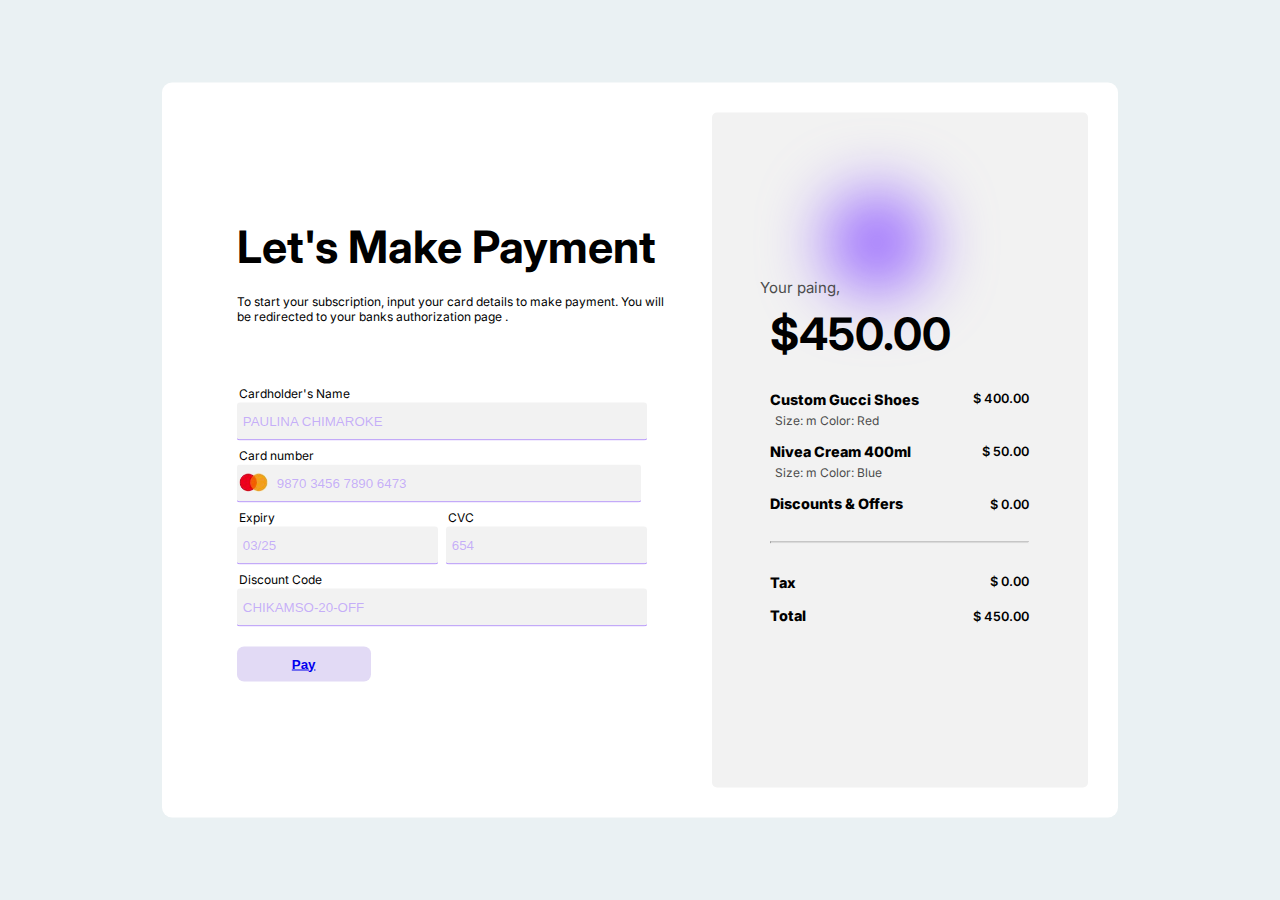
<file: index.html>
<!DOCTYPE html>
<html lang="en">
  <head>
    <meta charset="UTF-8" />
    <meta name="viewport" content="width=device-width, initial-scale=1.0" />
    <meta name="description" content="אתר שהוא עמוד תשלום והכנסת פרטי אשראי אשר מבצע ואלידציות על פורמטים של כל הפרמטרים שהמשתמש צריך להזין">
    <link rel="icon" type="image" href="img/favicon.jpg.png">


    <!--GOOGLE FONTS-->

    <link rel="preconnect" href="https://fonts.googleapis.com" />
    <link rel="preconnect" href="https://fonts.gstatic.com" crossorigin />
    <link href="https://fonts.googleapis.com/css2?family=Inter:wght@100;200;300;400;500;600;700&display=swap" rel="stylesheet" />

    <link rel="stylesheet" href="style.css" />
    <title>Check out page</title>
  </head>
  <body>
    <main>
      <section class="container">
        
        <article class="left">
          <h1>Let's Make Payment</h1>
          <p>
            To start your subscription, input your card details to make payment. You will be redirected to your banks
            authorization page .
          </p>

          <form action="mailto:admin@example.com" method="post">
            <label>Cardholder's Name</label>
            <input type="text" id="name" placeholder="PAULINA CHIMAROKE" />

            <label>Card number</label>
            <input type="text" id="cardNumber" maxlength="19" placeholder="9870 3456 7890 6473" />

            <div class="Exp-cvc">
              <div class="exp">
                <label>Expiry</label>
                <input type="text" id="expiry" maxlength="5" placeholder="03/25" />
              </div>

              <div class="Cvc">
                <label>CVC</label>
                <input type="text" id="cvc" maxlength="4" placeholder="654" />
              </div>
            </div>

            <label>Discount Code</label>
            <div class="applly">
              <input type="text" class="discount" for="Discount-Code" placeholder="CHIKAMSO-20-OFF" />

              <button class="apply-btn">Apply</button>
            </div>

            <button id="btn" class="sucssecBtn">
                <a href="https://koralmy.github.io/checkOut/sucssec" >
                    Pay
                </a> 
              </button>
          </form>
        </article>

        <article class="right">
          <div class="checkout-box">
            <div class="right-title">
              <p class="paing">Your paing,</p>
              <h2>$450.00</h2>
            </div>

            <div class="item-and-prices">
              <div class="items">
                <p>Custom Gucci Shoes</p>
                <span>Size: m Color: Red</span>

                <p>Nivea Cream 400ml</p>
                <span>Size: m Color: Blue</span>

                <p>Discounts & Offers</p>
              </div>

              <div class="prices">
                <p class="price">$ 400.00</p>

                <p class="price">$ 50.00</p>

                <p class="price">$ 0.00</p>
              </div>
            </div>
            <hr />

            <div class="Total">
              <div class="bottom-items">
                <p>Tax</p>

                <p>Total</p>
              </div>

              <div class="bottom-prices">
                <p class="price">$ 0.00</p>

                <p class="price">$ 450.00</p>
              </div>
            </div>
          </div>
        </article>

        <div class="glow"></div>
      </section>
    </main>

    <script src="script.js"></script>
  </body>
</html>
</file>
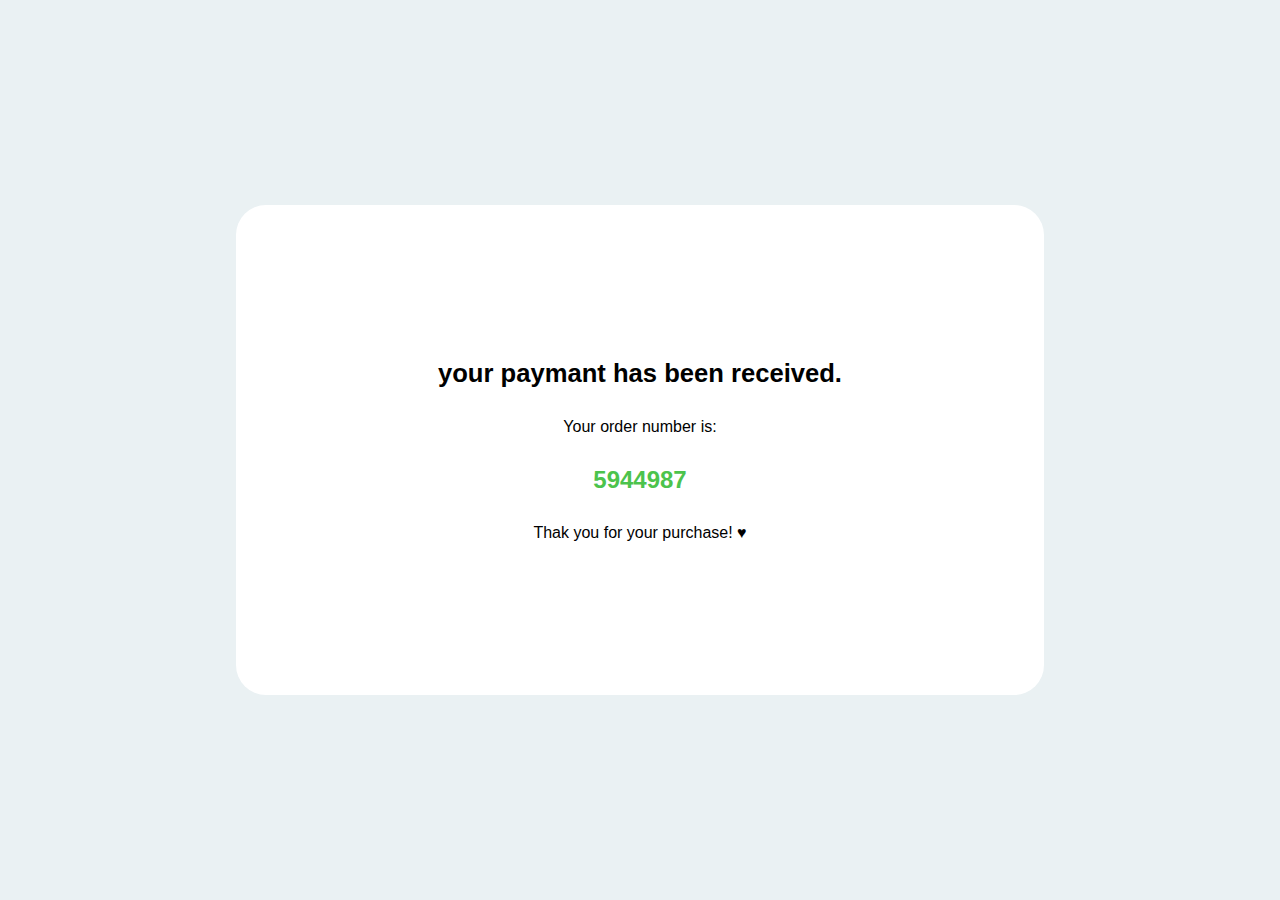
<file: sucssec.html>
<!DOCTYPE html>
<html lang="en">
<head>
    <meta charset="UTF-8">
    <meta name="viewport" content="width=device-width, initial-scale=1.0">
    <title>Document</title>


        <!--GOOGLE FONTS-->

    <link rel="preconnect" href="https://fonts.googleapis.com">
    <link rel="preconnect" href="https://fonts.gstatic.com" crossorigin>
    <link href="https://fonts.googleapis.com/css2?family=Inter:wght@100;200;300;400;500;600;700&display=swap" rel="stylesheet">

     <meta name="description" content="אישור תשלום">
    <link rel="icon" type="image" href="img/favicon.jpg.png">

    

    <link rel="stylesheet" href="porches.css">
</head>
<body>
    <main>
        <section>
            <div class="tnx-box">

                <h2>your paymant has been received.</h2>

                <p>Your order number is: </p>
                <p id ="orederNumber"> </p>

                <p>Thak you for your purchase! ♥</p>

            </div>
        </section>
    </main>


    <script>
        
        // Function to generate random number
        function randomNumber(min, max) {
            const orederNumberRendom = Math.floor(Math.random() * (max - min) + min);
            document.getElementById("orederNumber").innerHTML = (orederNumberRendom)
        }
    

        // Function call
        console.log( randomNumber(5143326, 5999999) );

    </script>
</body>
</html>
</file>
<file: style.css>
* {
  margin: 0;
  padding: 0;
}

body {
  background-color: rgb(234, 241, 243);
  width: 100vw;
  height: 100vh;
  font-family: Inter;
}




.container {
  display: flex;
  position: fixed;
  background-color: white;
  transform: translate(-50%, -50%);
  width:70%;
  height: 75%;
  top: 50%;
  left: 50%;
  border-radius: 10px;
  padding: 30px;
}

.left {
  display: flex;
  flex-direction: column;
  justify-content: center;
  align-items: flex-start;
  width:60%;
  padding: 5%;

}

.left p {
  font-size: .75em;
  margin-bottom: 55px;
}

.left h1 {
  font-size: 3.5vw;
  margin-bottom: 20px;
}

label {
  font-size: .75em;
  display: block;
  padding: 2px;
  margin-top: 5px;
}

input {
  width: 100%;
  height: 25px;
  background-color: rgb(242, 242, 242);
  border: unset;
  border-radius: 3px;
  padding: 6px;
  border-bottom: 1px solid #9563ff;
}

.Exp-cvc {
  display: flex;
  justify-content: space-between;
  gap: 20px;
}

button {
  margin-top: 20px;
  display: block;
  background-color: #9563ff;
  color: white;
  border: unset;
  border-radius: 7px;
  padding: 10px 55px;
  font-weight: 600;
  cursor: pointer;
}

hr {
  text-decoration: none;
}

.right {
  background-color: rgb(242, 242, 242);
  right: 0;
  top: 22%;
  padding: 5px;
  border-radius: 5px;
  width: 40%;
  margin: 0;
  display: flex;
  align-items: center;
  justify-content: center;
  padding: 5%;

}

input::placeholder {
  color: #9463ff79;
}

input:focus {
  outline: none;
}

.right .paing {
  font-size: .9375em;
  color: rgb(76, 76, 76);
  font-weight: 400;
  margin-bottom: 10px;
  display: flex;
  margin-left: -10px;
}

.right h2 {
  font-size: 3.5vw;
  margin-bottom: 30px;
}

.item-and-prices {
  display: flex;
  gap: .625rem;
  justify-content: space-between;
  margin-bottom: 30px;
}

.Total {
  display: flex;
  gap: 30px;
  justify-content: space-between;
  margin-top: 30px;
}

.right p {
  font-weight: 800;
  font-size: 0.9em;
  margin-bottom: 0;
}

.right .price {
  font-weight: 600;
  font-size: 1vw;
}

.right span {
  display: block;
  font-size: .75em;
  color: rgb(76, 76, 76);
  margin-top: 0;
  margin-bottom: 10px;
  margin-left: 5px;
}

.items,
.bottom-items {
  display: flex;
  flex-direction: column;
  align-items: flex-start;
  gap: 5px;
  justify-content: space-between;
}

.prices,
.bottom-prices {
  display: flex;
  flex-direction: column;
  align-items: flex-end;
  gap: 20px;
  justify-content: space-between;
  width: 6.25rem;
}

.right-title {
  display: flex;
  flex-direction: column;
  z-index: 1;
  position: relative;
}

form input:nth-child(4) {
  background: url(./img/visa.png) no-repeat;
  background-blend-mode: darken;
  background-color: rgb(242, 242, 242);
  padding: 6px 6px 6px 40px;
  width: 90%;
  background-size: 33px;
  background-position: left;
  
}

#btn:disabled {
  background-color: #e2daf5;
}

.apply-btn {
  display: none;
  font-size: .75em;
  padding: 0;
  margin: 0;
  color: #9563ff;
  font-weight: 800;
  position: absolute;
  top: 10px;
  right: 3px;
  cursor: pointer;
  background: none;
}

.applly {
  position: relative;
}

.glow {
  width: 6.25rem;
  height: 6.25rem;
  background-color: #9563ff;
  border-radius: 50%;
  position: absolute;
  /* right: 8.75rem;
  top: 6.25rem; */

  right: 20%;
  top: 15%;
  filter: blur(33px);
  z-index: 0;
}



@media (min-width: 320px) and (max-width: 768px) {

  
  .container {
      display: flex;
      flex-direction: column;
      width: 80vw;
      height: 85vh;
      justify-content: center;
      align-items: center;
      gap: 20px;
  }

  input {
    height: .75rem;
  }

  .left {
    width: 100%;
    height: 45%;
    margin-bottom: 10px;
    justify-content: center;
    align-items: center;
  }

  .left p {
    margin: .125rem;
    margin-bottom: .625rem;
    text-align: center;
    width: 15.625rem;
    height: 2.8125rem;

  }

  .left h1 {
    margin: .125rem;
    margin-bottom: 6px;
   padding-top: 20px;
   margin-top: 30px;
  }

  button {
    margin-top: .5rem;
    padding: 2% 10% ;
  }

  .right{
    width: 100%;
    height: 45%;
    padding: 2%;
    
  }

  .right p {
    font-size: 2vw;
  }

  .right .price {
    font-size: 2vw;
}

  span {
    margin-bottom: 0;
  }

.label {
  font-size: 3vw;

}

.items {
  gap: .0625rem;
}

p{
  margin: .125rem;
}

.Total {
  margin: 0;
}

.glow {
  right:14.25rem ;
  top: 24.1875rem;
  width: 4rem;
  height: 4rem;
}

    
}
</file>
<file: porches.css>
* {
    margin: 0;
    padding: 0;

}

main, section {
    width: 100vw;
    height: 100vh;
    display: flex;
    justify-content: center;
    align-items: center;
}

body {
    background-color: rgb(234, 241, 243);
    width: 100vw;
    height: 100vh;
    font-family: sans-serif;
    overflow: hidden;
}

h2 {
    font-size: 1.6em;
}

p {
    font-size: 1em;
}

.tnx-box {
    display: flex;
    flex-direction: column;
    justify-content: center;
    align-items: center;
    background-color: white;
    border-radius: 30px;
    gap: 30px;
    width: 60%;
    height: 50%;
    text-align: center;
    padding: 20px;
    margin: 20px;

}


#orederNumber {
    color: rgb(76, 195, 76);
    font-weight: 800;
    font-size: 1.5em;
}



@media (min-width: 320px) and (max-width: 500px) {


    h2 {
        font-size: 1.2em;
    }

    p {
        font-size: .9em;
    }

    #orederNumber {

        font-size: 1.5em;
    }
}


@media (min-width: 500px){
    .tnx-box {
        max-width: 800px;
    }

}
</file>
